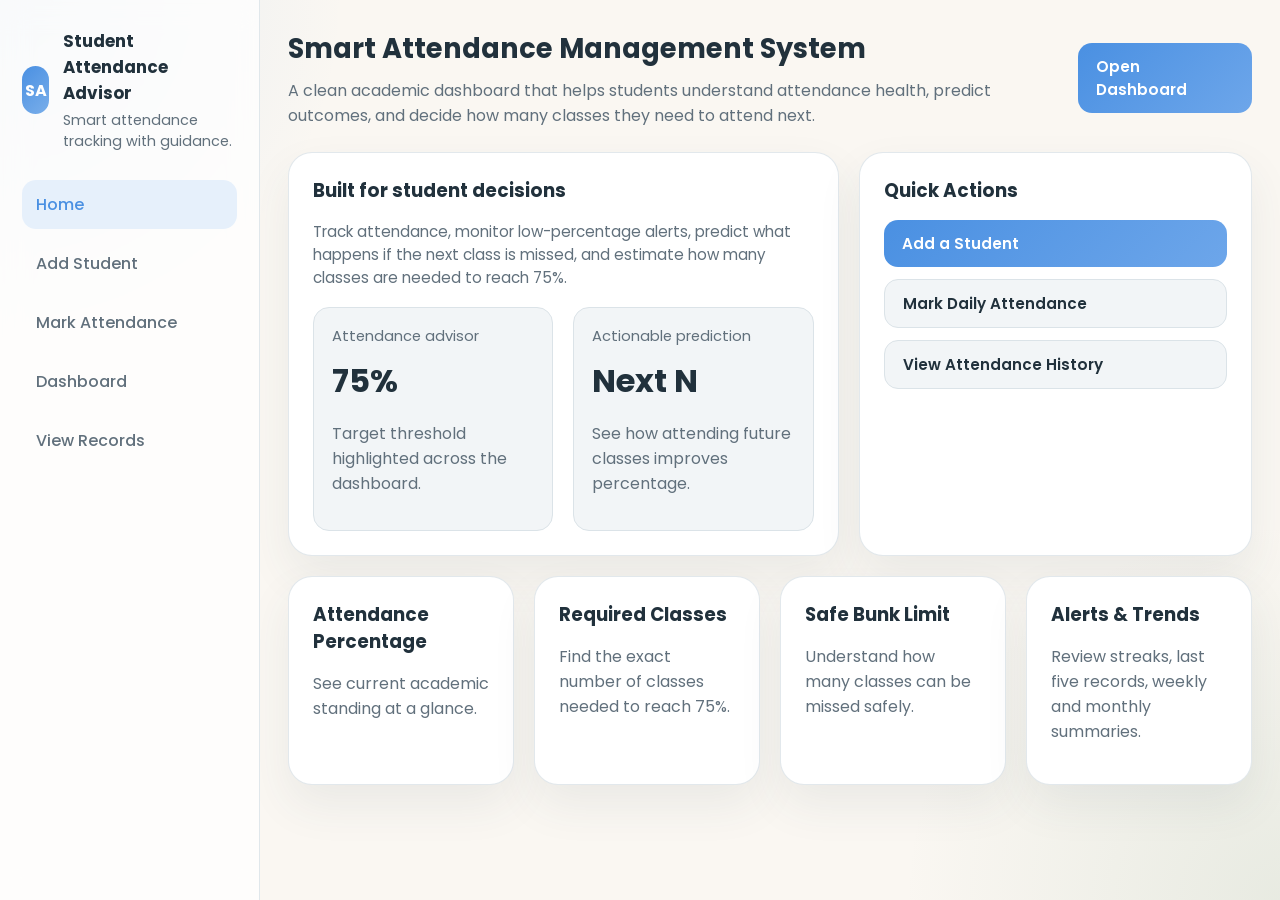
<file: target/smart-attendance-management/index.html>
<!DOCTYPE html>
<html lang="en">
<head>
    <meta charset="UTF-8">
    <meta name="viewport" content="width=device-width, initial-scale=1.0">
    <title>Smart Attendance Management System</title>
    <link rel="preconnect" href="https://fonts.googleapis.com">
    <link rel="preconnect" href="https://fonts.gstatic.com" crossorigin>
    <link href="https://fonts.googleapis.com/css2?family=Inter:wght@400;500;600;700&family=Poppins:wght@500;600;700&display=swap" rel="stylesheet">
    <link rel="stylesheet" href="assets/css/style.css">
</head>
<body>
<div class="app-shell">
    <aside class="sidebar">
        <div class="brand">
            <div class="brand-badge">SA</div>
            <div>
                <h1>Student Attendance Advisor</h1>
                <p>Smart attendance tracking with guidance.</p>
            </div>
        </div>
        <nav class="nav-menu">
            <a class="nav-link active" href="index.html">Home</a>
            <a class="nav-link" href="addStudent.html">Add Student</a>
            <a class="nav-link" href="markAttendance.html">Mark Attendance</a>
            <a class="nav-link" href="dashboard">Dashboard</a>
            <a class="nav-link" href="records">View Records</a>
        </nav>
    </aside>

    <main class="main-content">
        <div class="topbar">
            <div>
                <h2 class="page-title">Smart Attendance Management System</h2>
                <p class="page-subtitle">
                    A clean academic dashboard that helps students understand attendance health, predict outcomes,
                    and decide how many classes they need to attend next.
                </p>
            </div>
            <a class="button" href="dashboard">Open Dashboard</a>
        </div>

        <section class="hero-grid">
            <div class="surface-card">
                <h3 class="section-title">Built for student decisions</h3>
                <p class="section-subtext">
                    Track attendance, monitor low-percentage alerts, predict what happens if the next class is missed,
                    and estimate how many classes are needed to reach 75%.
                </p>
                <div class="grid-2">
                    <div class="metric-card">
                        <div class="metric-label">Attendance advisor</div>
                        <p class="metric-value">75%</p>
                        <p class="muted">Target threshold highlighted across the dashboard.</p>
                    </div>
                    <div class="metric-card">
                        <div class="metric-label">Actionable prediction</div>
                        <p class="metric-value">Next N</p>
                        <p class="muted">See how attending future classes improves percentage.</p>
                    </div>
                </div>
            </div>

            <div class="surface-card">
                <h3 class="section-title">Quick Actions</h3>
                <div class="info-list">
                    <a class="button" href="addStudent.html">Add a Student</a>
                    <a class="button secondary" href="markAttendance.html">Mark Daily Attendance</a>
                    <a class="button secondary" href="records">View Attendance History</a>
                </div>
            </div>
        </section>

        <section class="grid-4" style="margin-top: 20px;">
            <div class="surface-card">
                <h3 class="section-title">Attendance Percentage</h3>
                <p class="muted">See current academic standing at a glance.</p>
            </div>
            <div class="surface-card">
                <h3 class="section-title">Required Classes</h3>
                <p class="muted">Find the exact number of classes needed to reach 75%.</p>
            </div>
            <div class="surface-card">
                <h3 class="section-title">Safe Bunk Limit</h3>
                <p class="muted">Understand how many classes can be missed safely.</p>
            </div>
            <div class="surface-card">
                <h3 class="section-title">Alerts & Trends</h3>
                <p class="muted">Review streaks, last five records, weekly and monthly summaries.</p>
            </div>
        </section>
    </main>
</div>
</body>
</html>
</file>
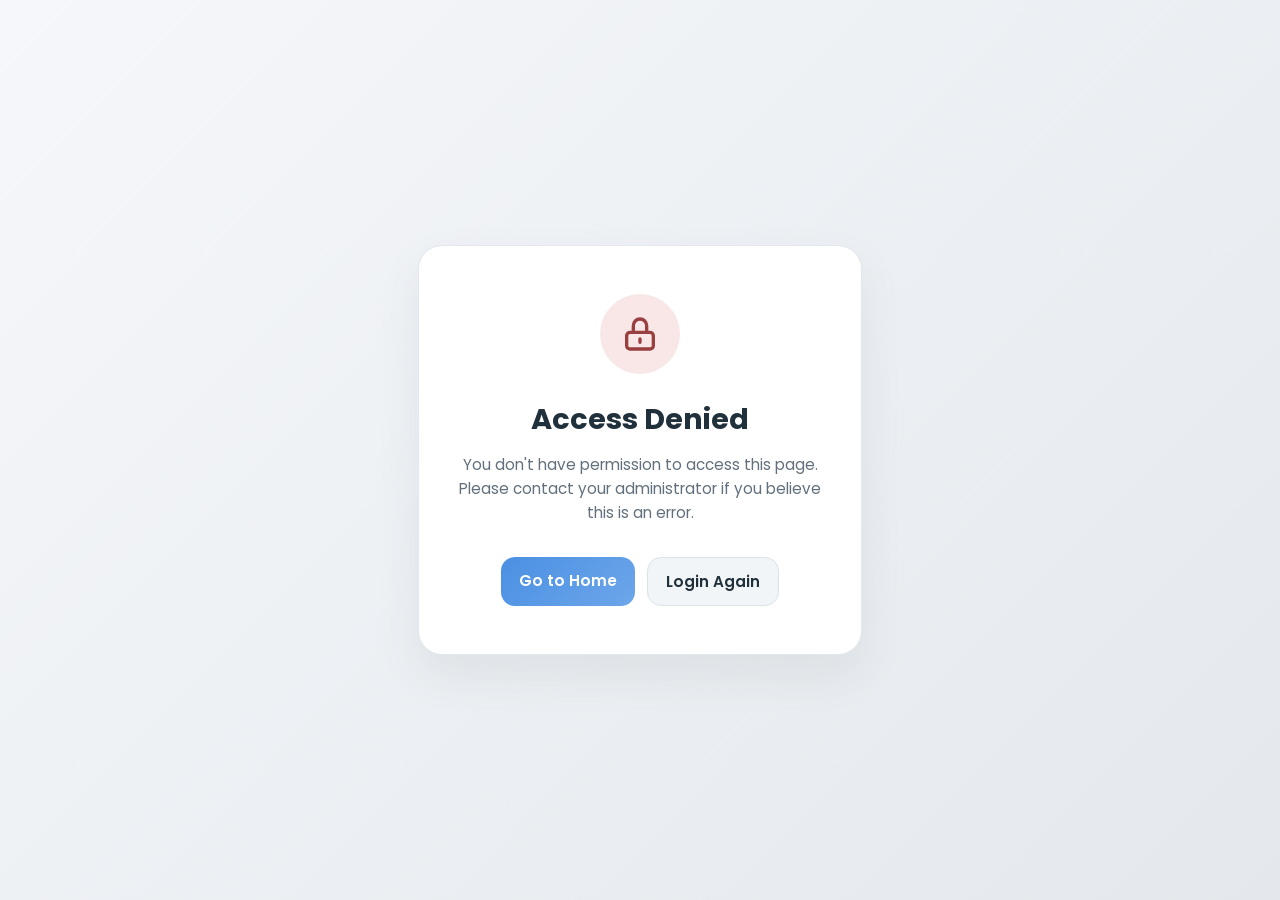
<file: src/main/webapp/access-denied.html>
<!DOCTYPE html>
<html lang="en">
<head>
    <meta charset="UTF-8">
    <meta name="viewport" content="width=device-width, initial-scale=1.0">
    <title>Access Denied - Smart Attendance Management System</title>
    <link rel="preconnect" href="https://fonts.googleapis.com">
    <link rel="preconnect" href="https://fonts.gstatic.com" crossorigin>
    <link href="https://fonts.googleapis.com/css2?family=Inter:wght@400;500;600;700&family=Poppins:wght@500;600;700&display=swap" rel="stylesheet">
    <link rel="stylesheet" href="assets/css/style.css">
    <style>
        body {
            display: flex;
            align-items: center;
            justify-content: center;
            min-height: 100vh;
            margin: 0;
            background: linear-gradient(135deg, #f5f7fa 0%, #e4e8ec 100%);
        }
        .access-denied-container {
            width: 100%;
            max-width: 500px;
            padding: 28px;
        }
        .access-denied-card {
            background: var(--surface);
            border-radius: var(--radius-lg);
            box-shadow: var(--shadow);
            padding: 48px 40px;
            border: 1px solid rgba(219, 227, 232, 0.8);
            text-align: center;
        }
        .icon-wrapper {
            width: 80px;
            height: 80px;
            background: rgba(217, 108, 108, 0.16);
            border-radius: 50%;
            display: flex;
            align-items: center;
            justify-content: center;
            margin: 0 auto 24px;
        }
        .icon-wrapper svg {
            width: 40px;
            height: 40px;
            color: #9a3f3f;
        }
        .access-denied-card h1 {
            font-size: 1.8rem;
            font-weight: 700;
            margin: 0 0 12px 0;
            color: var(--text);
        }
        .access-denied-card p {
            color: var(--muted);
            font-size: 0.95rem;
            line-height: 1.6;
            margin: 0 0 32px 0;
        }
        .button-group {
            display: flex;
            gap: 12px;
            justify-content: center;
        }
        .button-group .button {
            min-width: 120px;
            text-align: center;
        }
    </style>
</head>
<body>
    <div class="access-denied-container">
        <div class="access-denied-card">
            <div class="icon-wrapper">
                <svg xmlns="http://www.w3.org/2000/svg" fill="none" viewBox="0 0 24 24" stroke="currentColor" stroke-width="2">
                    <path stroke-linecap="round" stroke-linejoin="round" d="M12 15v2m-6 4h12a2 2 0 002-2v-6a2 2 0 00-2-2H6a2 2 0 00-2 2v6a2 2 0 002 2zm10-10V7a4 4 0 00-8 0v4h8z" />
                </svg>
            </div>
            <h1>Access Denied</h1>
            <p>You don't have permission to access this page. Please contact your administrator if you believe this is an error.</p>
            <div class="button-group">
                <a class="button" href="index.html">Go to Home</a>
                <a class="button secondary" href="login.html">Login Again</a>
            </div>
        </div>
    </div>
</body>
</html>
</file>
<file: target/smart-attendance-management/assets/css/style.css>
:root {
    --bg: #faf7f2;
    --surface: #ffffff;
    --surface-soft: #f2f5f7;
    --text: #21313c;
    --muted: #61707c;
    --border: #dbe3e8;
    --primary: #4a90e2;
    --primary-soft: #e6f0fb;
    --success: #7a9e7e;
    --warning: #f0b45a;
    --danger: #d96c6c;
    --shadow: 0 20px 45px rgba(53, 73, 92, 0.08);
    --radius-lg: 24px;
    --radius-md: 16px;
    --radius-sm: 12px;
    --font: "Poppins", "Inter", "Segoe UI", sans-serif;
}

* {
    box-sizing: border-box;
}

body {
    margin: 0;
    font-family: var(--font);
    background:
        radial-gradient(circle at top left, rgba(74, 144, 226, 0.12), transparent 22%),
        radial-gradient(circle at bottom right, rgba(122, 158, 126, 0.14), transparent 24%),
        var(--bg);
    color: var(--text);
}

a {
    color: inherit;
    text-decoration: none;
}

.app-shell {
    min-height: 100vh;
    display: grid;
    grid-template-columns: 260px 1fr;
}

.sidebar {
    background: rgba(255, 255, 255, 0.75);
    backdrop-filter: blur(14px);
    border-right: 1px solid rgba(219, 227, 232, 0.85);
    padding: 28px 22px;
}

.brand {
    display: flex;
    gap: 14px;
    align-items: center;
    margin-bottom: 28px;
}

.brand-badge {
    width: 48px;
    height: 48px;
    border-radius: 14px;
    background: linear-gradient(135deg, var(--primary), #79aeea);
    color: #fff;
    display: grid;
    place-items: center;
    font-weight: 700;
}

.brand h1,
.brand h2 {
    margin: 0;
    font-size: 1.05rem;
}

.brand p {
    margin: 4px 0 0;
    color: var(--muted);
    font-size: 0.9rem;
}

.nav-menu {
    display: grid;
    gap: 10px;
}

.nav-link {
    padding: 12px 14px;
    border-radius: 14px;
    color: var(--muted);
    font-weight: 500;
    transition: all 0.2s ease;
}

.nav-link:hover,
.nav-link.active {
    background: var(--primary-soft);
    color: var(--primary);
}

.main-content {
    padding: 28px;
}

.topbar {
    display: flex;
    justify-content: space-between;
    gap: 16px;
    align-items: center;
    margin-bottom: 24px;
}

.page-title {
    margin: 0;
    font-size: clamp(1.7rem, 2vw, 2.4rem);
}

.page-subtitle {
    margin: 8px 0 0;
    color: var(--muted);
    max-width: 780px;
}

.surface-card {
    background: var(--surface);
    border-radius: var(--radius-lg);
    box-shadow: var(--shadow);
    padding: 24px;
    border: 1px solid rgba(219, 227, 232, 0.8);
}

.hero-grid,
.grid-2,
.grid-3,
.grid-4,
.dashboard-grid {
    display: grid;
    gap: 20px;
}

.hero-grid {
    grid-template-columns: 1.4fr 1fr;
    align-items: stretch;
}

.grid-2 {
    grid-template-columns: repeat(2, minmax(0, 1fr));
}

.grid-3 {
    grid-template-columns: repeat(3, minmax(0, 1fr));
}

.grid-4 {
    grid-template-columns: repeat(4, minmax(0, 1fr));
}

.dashboard-grid {
    grid-template-columns: repeat(auto-fit, minmax(340px, 1fr));
}

.metric-card {
    background: var(--surface-soft);
    border-radius: var(--radius-md);
    padding: 18px;
    border: 1px solid var(--border);
}

.metric-label {
    color: var(--muted);
    font-size: 0.92rem;
    margin-bottom: 10px;
}

.metric-value {
    font-size: 2rem;
    font-weight: 700;
    margin: 0;
}

.badge {
    display: inline-flex;
    align-items: center;
    gap: 8px;
    padding: 8px 12px;
    border-radius: 999px;
    font-size: 0.88rem;
    font-weight: 600;
}

.badge-safe {
    background: rgba(122, 158, 126, 0.16);
    color: #537257;
}

.badge-risk {
    background: rgba(240, 180, 90, 0.18);
    color: #99661c;
}

.badge-danger {
    background: rgba(217, 108, 108, 0.18);
    color: #9a3f3f;
}

.button,
button,
input[type="submit"] {
    border: none;
    background: linear-gradient(135deg, var(--primary), #6da6ea);
    color: #fff;
    padding: 12px 18px;
    border-radius: 14px;
    font-family: inherit;
    font-size: 0.95rem;
    font-weight: 600;
    cursor: pointer;
}

.button.secondary {
    background: var(--surface-soft);
    color: var(--text);
    border: 1px solid var(--border);
}

.input-grid {
    display: grid;
    gap: 16px;
}

.input-row {
    display: grid;
    gap: 8px;
}

label {
    font-weight: 600;
    font-size: 0.95rem;
}

input,
select {
    width: 100%;
    padding: 13px 14px;
    border-radius: 14px;
    border: 1px solid var(--border);
    background: #fff;
    color: var(--text);
    font-family: inherit;
    font-size: 0.96rem;
}

.message {
    margin-top: 14px;
    padding: 12px 14px;
    border-radius: 14px;
    background: var(--primary-soft);
    color: var(--primary);
    font-weight: 500;
}

.alert {
    padding: 14px 16px;
    border-radius: 14px;
    font-weight: 600;
}

.alert-warning {
    background: rgba(240, 180, 90, 0.18);
    color: #99661c;
}

.alert-safe {
    background: rgba(122, 158, 126, 0.14);
    color: #537257;
}

.progress-track {
    width: 100%;
    height: 12px;
    background: #ebeff3;
    border-radius: 999px;
    overflow: hidden;
}

.progress-fill {
    height: 100%;
    border-radius: inherit;
    background: linear-gradient(135deg, var(--primary), var(--success));
}

.table-wrap {
    overflow-x: auto;
}

table {
    width: 100%;
    border-collapse: collapse;
}

th,
td {
    text-align: left;
    padding: 14px 12px;
    border-bottom: 1px solid var(--border);
    font-size: 0.94rem;
}

th {
    color: var(--muted);
    font-weight: 600;
}

.section-title {
    margin: 0 0 16px;
    font-size: 1.15rem;
}

.section-subtext {
    margin: 0 0 18px;
    color: var(--muted);
    font-size: 0.95rem;
}

.info-list {
    display: grid;
    gap: 12px;
}

.info-line {
    display: flex;
    justify-content: space-between;
    gap: 16px;
    padding: 12px 0;
    border-bottom: 1px dashed var(--border);
}

.info-line:last-child {
    border-bottom: none;
}

.muted {
    color: var(--muted);
}

.empty-state {
    text-align: center;
    padding: 44px 20px;
    color: var(--muted);
}

@media (max-width: 1024px) {
    .app-shell {
        grid-template-columns: 1fr;
    }

    .sidebar {
        border-right: none;
        border-bottom: 1px solid rgba(219, 227, 232, 0.85);
    }

    .hero-grid,
    .grid-2,
    .grid-3,
    .grid-4 {
        grid-template-columns: 1fr;
    }
}

@media (max-width: 720px) {
    .main-content {
        padding: 18px;
    }

    .topbar {
        align-items: flex-start;
        flex-direction: column;
    }

    .surface-card {
        padding: 18px;
    }
}
</file>
<file: src/main/webapp/assets/css/style.css>
:root {
    --bg: #faf7f2;
    --surface: #ffffff;
    --surface-soft: #f2f5f7;
    --text: #21313c;
    --muted: #61707c;
    --border: #dbe3e8;
    --primary: #4a90e2;
    --primary-soft: #e6f0fb;
    --success: #7a9e7e;
    --warning: #f0b45a;
    --danger: #d96c6c;
    --shadow: 0 20px 45px rgba(53, 73, 92, 0.08);
    --radius-lg: 24px;
    --radius-md: 16px;
    --radius-sm: 12px;
    --font: "Poppins", "Inter", "Segoe UI", sans-serif;
}

* {
    box-sizing: border-box;
}

body {
    margin: 0;
    font-family: var(--font);
    background:
        radial-gradient(circle at top left, rgba(74, 144, 226, 0.12), transparent 22%),
        radial-gradient(circle at bottom right, rgba(122, 158, 126, 0.14), transparent 24%),
        var(--bg);
    color: var(--text);
}

a {
    color: inherit;
    text-decoration: none;
}

.app-shell {
    min-height: 100vh;
    display: grid;
    grid-template-columns: 260px 1fr;
}

.sidebar {
    background: rgba(255, 255, 255, 0.75);
    backdrop-filter: blur(14px);
    border-right: 1px solid rgba(219, 227, 232, 0.85);
    padding: 28px 22px;
}

.brand {
    display: flex;
    gap: 14px;
    align-items: center;
    margin-bottom: 28px;
}

.brand-badge {
    width: 48px;
    height: 48px;
    border-radius: 14px;
    background: linear-gradient(135deg, var(--primary), #79aeea);
    color: #fff;
    display: grid;
    place-items: center;
    font-weight: 700;
}

.brand h1,
.brand h2 {
    margin: 0;
    font-size: 1.05rem;
}

.brand p {
    margin: 4px 0 0;
    color: var(--muted);
    font-size: 0.9rem;
}

.nav-menu {
    display: grid;
    gap: 10px;
}

.nav-link {
    padding: 12px 14px;
    border-radius: 14px;
    color: var(--muted);
    font-weight: 500;
    transition: all 0.2s ease;
}

.nav-link:hover,
.nav-link.active {
    background: var(--primary-soft);
    color: var(--primary);
}

.main-content {
    padding: 28px;
}

.topbar {
    display: flex;
    justify-content: space-between;
    gap: 16px;
    align-items: center;
    margin-bottom: 24px;
}

.page-title {
    margin: 0;
    font-size: clamp(1.7rem, 2vw, 2.4rem);
}

.page-subtitle {
    margin: 8px 0 0;
    color: var(--muted);
    max-width: 780px;
}

.surface-card {
    background: var(--surface);
    border-radius: var(--radius-lg);
    box-shadow: var(--shadow);
    padding: 24px;
    border: 1px solid rgba(219, 227, 232, 0.8);
}

.hero-grid,
.grid-2,
.grid-3,
.grid-4,
.dashboard-grid {
    display: grid;
    gap: 20px;
}

.hero-grid {
    grid-template-columns: 1.4fr 1fr;
    align-items: stretch;
}

.grid-2 {
    grid-template-columns: repeat(2, minmax(0, 1fr));
}

.grid-3 {
    grid-template-columns: repeat(3, minmax(0, 1fr));
}

.grid-4 {
    grid-template-columns: repeat(4, minmax(0, 1fr));
}

.dashboard-grid {
    grid-template-columns: repeat(auto-fit, minmax(340px, 1fr));
}

.metric-card {
    background: var(--surface-soft);
    border-radius: var(--radius-md);
    padding: 18px;
    border: 1px solid var(--border);
}

.metric-label {
    color: var(--muted);
    font-size: 0.92rem;
    margin-bottom: 10px;
}

.metric-value {
    font-size: 2rem;
    font-weight: 700;
    margin: 0;
}

.badge {
    display: inline-flex;
    align-items: center;
    gap: 8px;
    padding: 8px 12px;
    border-radius: 999px;
    font-size: 0.88rem;
    font-weight: 600;
}

.badge-safe {
    background: rgba(122, 158, 126, 0.16);
    color: #537257;
}

.badge-risk {
    background: rgba(240, 180, 90, 0.18);
    color: #99661c;
}

.badge-danger {
    background: rgba(217, 108, 108, 0.18);
    color: #9a3f3f;
}

.button,
button,
input[type="submit"] {
    border: none;
    background: linear-gradient(135deg, var(--primary), #6da6ea);
    color: #fff;
    padding: 12px 18px;
    border-radius: 14px;
    font-family: inherit;
    font-size: 0.95rem;
    font-weight: 600;
    cursor: pointer;
}

.button.secondary {
    background: var(--surface-soft);
    color: var(--text);
    border: 1px solid var(--border);
}

.input-grid {
    display: grid;
    gap: 16px;
}

.input-row {
    display: grid;
    gap: 8px;
}

label {
    font-weight: 600;
    font-size: 0.95rem;
}

input,
select {
    width: 100%;
    padding: 13px 14px;
    border-radius: 14px;
    border: 1px solid var(--border);
    background: #fff;
    color: var(--text);
    font-family: inherit;
    font-size: 0.96rem;
}

.message {
    margin-top: 14px;
    padding: 12px 14px;
    border-radius: 14px;
    background: var(--primary-soft);
    color: var(--primary);
    font-weight: 500;
}

.alert {
    padding: 14px 16px;
    border-radius: 14px;
    font-weight: 600;
}

.alert-warning {
    background: rgba(240, 180, 90, 0.18);
    color: #99661c;
}

.alert-safe {
    background: rgba(122, 158, 126, 0.14);
    color: #537257;
}

.progress-track {
    width: 100%;
    height: 12px;
    background: #ebeff3;
    border-radius: 999px;
    overflow: hidden;
}

.progress-fill {
    height: 100%;
    border-radius: inherit;
    background: linear-gradient(135deg, var(--primary), var(--success));
}

.table-wrap {
    overflow-x: auto;
}

table {
    width: 100%;
    border-collapse: collapse;
}

th,
td {
    text-align: left;
    padding: 14px 12px;
    border-bottom: 1px solid var(--border);
    font-size: 0.94rem;
}

th {
    color: var(--muted);
    font-weight: 600;
}

.section-title {
    margin: 0 0 16px;
    font-size: 1.15rem;
}

.section-subtext {
    margin: 0 0 18px;
    color: var(--muted);
    font-size: 0.95rem;
}

.info-list {
    display: grid;
    gap: 12px;
}

.info-line {
    display: flex;
    justify-content: space-between;
    gap: 16px;
    padding: 12px 0;
    border-bottom: 1px dashed var(--border);
}

.info-line:last-child {
    border-bottom: none;
}

.muted {
    color: var(--muted);
}

.empty-state {
    text-align: center;
    padding: 44px 20px;
    color: var(--muted);
}

@media (max-width: 1024px) {
    .app-shell {
        grid-template-columns: 1fr;
    }

    .sidebar {
        border-right: none;
        border-bottom: 1px solid rgba(219, 227, 232, 0.85);
    }

    .hero-grid,
    .grid-2,
    .grid-3,
    .grid-4 {
        grid-template-columns: 1fr;
    }
}

@media (max-width: 720px) {
    .main-content {
        flex: 1;
        padding: 2rem;
        overflow-y: auto;
    }

    .page-header {
        margin-bottom: 1.5rem;
        padding-bottom: 1rem;
        border-bottom: 1px solid var(--border);
    }

    .page-header h1 {
        font-size: 1.75rem;
        font-weight: 700;
        color: var(--text);
        margin: 0 0 0.5rem 0;
    }

    .page-header p {
        font-size: 0.95rem;
        color: var(--text-muted);
        margin: 0;
    }

    .topbar {
        align-items: flex-start;
        flex-direction: column;
    }

    .surface-card {
        padding: 18px;
    }
}
</file>
